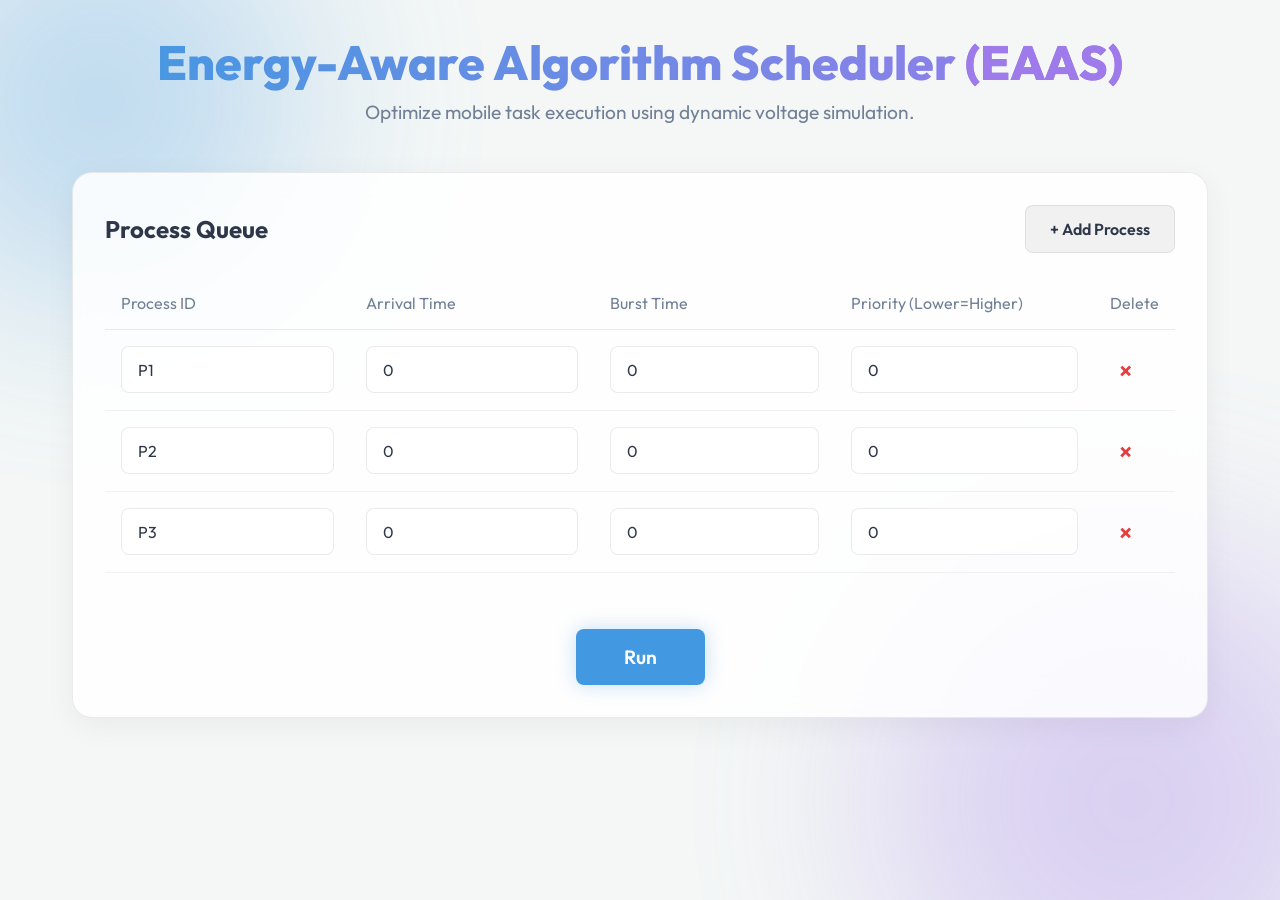
<file: project/project/updated os/schduling/index.html>
<!DOCTYPE html>
<html lang="en">
<head>
    <meta charset="UTF-8">
    <meta name="viewport" content="width=device-width, initial-scale=1.0">
    <title>EAAS CPU Scheduler</title>
    <link href="https://fonts.googleapis.com/css2?family=Outfit:wght@300;400;600;800&display=swap" rel="stylesheet">
    <link rel="stylesheet" href="static/style.css">
</head>
<body>
    <div class="background-blobs">
        <div class="blob blob-1"></div>
        <div class="blob blob-2"></div>
    </div>

    <div class="container">
        <header>
            <h1>Energy-Aware Algorithm Scheduler <span>(EAAS)</span></h1>
            <p>Optimize mobile task execution using dynamic voltage simulation.</p>
        </header>

        <main>
            <section class="glass-panel input-section">
                <div class="section-header">
                    <h2>Process Queue</h2>
                    <button id="add-process-btn" class="btn primary-btn">+ Add Process</button>
                </div>
                
                <div class="table-container">
                    <table id="process-table">
                        <thead>
                            <tr>
                                <th>Process ID</th>
                                <th>Arrival Time</th>
                                <th>Burst Time</th>
                                <th>Priority (Lower=Higher)</th>
                                <th>Delete</th>
                            </tr>
                        </thead>
                        <tbody id="process-body">
                            <!-- Rows will be injected by JS -->
                        </tbody>
                    </table>
                </div>
                <div class="action-bar">
                    <button id="simulate-btn" class="btn glow-btn">Run</button>
                </div>
            </section>

            <section id="results-section" class="glass-panel results-section hidden">
                <h2 style="margin-bottom: 2rem; border-bottom: 1px solid rgba(255,255,255,0.1); padding-bottom: 1rem;">Simulation Results</h2>
                
                <div class="table-container" style="margin-bottom: 2rem;">
                    <table id="metrics-table">
                        <thead>
                            <tr>
                                <th>Algorithm</th>
                                <th>Energy (Lower Is Better)</th>
                                <th>Avg Turnaround Time</th>
                                <th>Avg Waiting Time</th>
                            </tr>
                        </thead>
                        <tbody id="metrics-body">
                            <!-- Populated by JS -->
                        </tbody>
                    </table>
                </div>

                <div class="dashboard-grid">
                    <div class="chart-container" id="energyChartContainer">
                        <!-- Energy Table Chart will be injected here -->
                    </div>
                    <div class="chart-container" id="performanceChartContainer">
                        <!-- Performance Table Chart will be injected here -->
                    </div>
                </div>

                <div class="gantt-container">
                    <h3 style="margin-bottom: 2rem; color: #fff;">Gantt Charts</h3>
                    
                    <div class="gantt-wrapper">
                        <h4>First Come First Serve (FCFS)</h4>
                        <div id="gantt-fcfs" class="gantt-chart"></div>
                    </div>

                    <div class="gantt-wrapper">
                        <h4>Priority Scheduling</h4>
                        <div id="gantt-priority" class="gantt-chart"></div>
                    </div>

                    <div class="gantt-wrapper">
                        <h4>Round Robin (RR)</h4>
                        <div id="gantt-rr" class="gantt-chart"></div>
                    </div>

                    <div class="gantt-wrapper">
                        <h4>EAAS (Proposed Algorithm)</h4>
                        <div id="gantt-eaas" class="gantt-chart"></div>
                    </div>
                </div>
            </section>
        </main>
    </div>

    <script src="static/script.js"></script>
</body>
</html>
</file>
<file: project/project/updated os/schduling/static/style.css>
:root {
    --bg-color: #f4f7f6;
    --panel-bg: rgba(255, 255, 255, 0.85);
    --panel-border: rgba(0, 0, 0, 0.08);
    --text-main: #2d3748;
    --text-muted: #718096;
    --accent: #4299e1; 
    --accent-glow: rgba(66, 153, 225, 0.3);
    --accent-secondary: #9f7aea; 
    --success: #48bb78;
}

* {
    margin: 0;
    padding: 0;
    box-sizing: border-box;
    font-family: 'Outfit', sans-serif;
}

body {
    background-color: var(--bg-color);
    color: var(--text-main);
    overflow-x: hidden;
    position: relative;
    min-height: 100vh;
}

.background-blobs {
    position: fixed;
    top: 0;
    left: 0;
    width: 100vw;
    height: 100vh;
    overflow: hidden;
    z-index: -1;
}

.blob {
    position: absolute;
    border-radius: 50%;
    filter: blur(100px);
    opacity: 0.3;
    animation: float 20s infinite alternate linear;
}

.blob-1 {
    width: 400px;
    height: 400px;
    background: var(--accent);
    top: -100px;
    left: -100px;
}

.blob-2 {
    width: 500px;
    height: 500px;
    background: var(--accent-secondary);
    bottom: -150px;
    right: -100px;
    animation-delay: -5s;
}

@keyframes float {
    0% { transform: translate(0, 0) scale(1); }
    100% { transform: translate(100px, 100px) scale(1.2); }
}

.container {
    max-width: 1200px;
    margin: 0 auto;
    padding: 2rem;
}

header {
    text-align: center;
    margin-bottom: 3rem;
}

header h1 {
    font-size: 3rem;
    font-weight: 800;
    background: linear-gradient(90deg, var(--accent), var(--accent-secondary));
    -webkit-background-clip: text;
    -webkit-text-fill-color: transparent;
}

header span {
    color: var(--accent-secondary);
    -webkit-text-fill-color: var(--accent-secondary);
}

header p {
    color: var(--text-muted);
    font-size: 1.2rem;
    margin-top: 0.5rem;
}

.glass-panel {
    background: var(--panel-bg);
    backdrop-filter: blur(16px);
    -webkit-backdrop-filter: blur(16px);
    border: 1px solid var(--panel-border);
    border-radius: 20px;
    padding: 2rem;
    margin-bottom: 2rem;
    box-shadow: 0 8px 32px rgba(0, 0, 0, 0.05); 
}

.section-header {
    display: flex;
    justify-content: space-between;
    align-items: center;
    margin-bottom: 1.5rem;
}

.table-container {
    overflow-x: auto;
}

table {
    width: 100%;
    border-collapse: collapse;
    margin-bottom: 1.5rem;
}

th {
    text-align: left;
    padding: 1rem;
    color: var(--text-muted);
    font-weight: 400;
    border-bottom: 1px solid var(--panel-border);
}

td {
    padding: 1rem;
    border-bottom: 1px solid rgba(0, 0, 0, 0.05);
}

input[type="number"], input[type="text"] {
    background: rgba(255, 255, 255, 0.7);
    border: 1px solid var(--panel-border);
    color: var(--text-main);
    padding: 0.8rem 1rem;
    border-radius: 8px;
    width: 100%;
    font-size: 1rem;
    transition: all 0.3s ease;
}

input:focus {
    outline: none;
    border-color: var(--accent);
    box-shadow: 0 0 10px var(--accent-glow);
    background: #fff;
}


input[type=number]::-webkit-inner-spin-button, 
input[type=number]::-webkit-outer-spin-button { 
  -webkit-appearance: none; 
  margin: 0; 
}
input[type=number] {
  -moz-appearance: textfield;
}


.btn {
    padding: 0.8rem 1.5rem;
    border: none;
    border-radius: 8px;
    font-size: 1rem;
    font-weight: 600;
    cursor: pointer;
    transition: all 0.3s ease;
}

.primary-btn {
    background: rgba(0, 0, 0, 0.05);
    color: var(--text-main);
    border: 1px solid var(--panel-border);
}

.primary-btn:hover {
    background: rgba(0, 0, 0, 0.1);
}

.glow-btn {
    background: var(--accent);
    color: #fff;
    box-shadow: 0 0 20px var(--accent-glow);
    font-size: 1.2rem;
    padding: 1rem 3rem;
}

.glow-btn:hover {
    transform: translateY(-2px);
    box-shadow: 0 0 30px var(--accent-glow);
}

.rem-btn {
    background: transparent;
    color: #e53e3e;
    font-size: 1.5rem;
    padding: 0.5rem;
    border: 1px solid transparent;
}
.rem-btn:hover {
    background: rgba(229, 62, 62, 0.1);
    border-radius: 8px;
}

.action-bar {
    text-align: center;
    margin-top: 2rem;
}


.hidden {
    display: none !important;
}

.dashboard-grid {
    display: grid;
    grid-template-columns: 1fr 1fr;
    gap: 2rem;
    margin-bottom: 3rem;
}

.chart-container {
    background: rgba(255, 255, 255, 0.6);
    border-radius: 12px;
    padding: 1rem;
    border: 1px solid var(--panel-border);
}


.gantt-wrapper {
    margin-bottom: 2rem;
}

.gantt-wrapper h4 {
    margin-bottom: 0.5rem;
    color: var(--text-muted);
}

.gantt-chart {
    display: flex;
    height: 60px;
    background: rgba(0,0,0,0.05);
    border-radius: 10px;
    overflow: hidden;
    position: relative;
    border: 1px solid var(--panel-border);
}

.gantt-block {
    height: 100%;
    display: flex;
    flex-direction: column;
    align-items: center;
    justify-content: center;
    border-right: 1px solid rgba(0,0,0,0.1);
    font-weight: 600;
    color: #fff;
    position: relative;
    transition: all 0.3s;
}

.gantt-block:hover {
    filter: brightness(1.1);
}

.gantt-time {
    position: absolute;
    bottom: -25px;
    right: -10px;
    font-size: 0.8rem;
    color: var(--text-muted);
    font-weight: 400;
}

.gantt-time-start {
    position: absolute;
    bottom: -25px;
    left: 0px;
    font-size: 0.8rem;
    color: var(--text-muted);
    font-weight: 400;
}

/* Custom Table Charts */
.table-chart {
    width: 100%;
    border-collapse: separate;
    border-spacing: 0 10px;
    margin-top: 10px;
}

.table-chart td {
    border-bottom: none;
    padding: 0.5rem;
}

.table-chart-label {
    width: 25%;
    font-weight: 600;
    color: var(--text-muted);
}

.table-chart-bar-container {
    width: 75%;
    display: flex;
    align-items: center;
}

.table-chart-bar {
    height: 24px;
    border-radius: 4px;
    margin-right: 10px;
    transition: width 1s ease-out;
}

.table-chart-value {
    font-weight: 600;
    color: var(--text-main);
}
</file>
